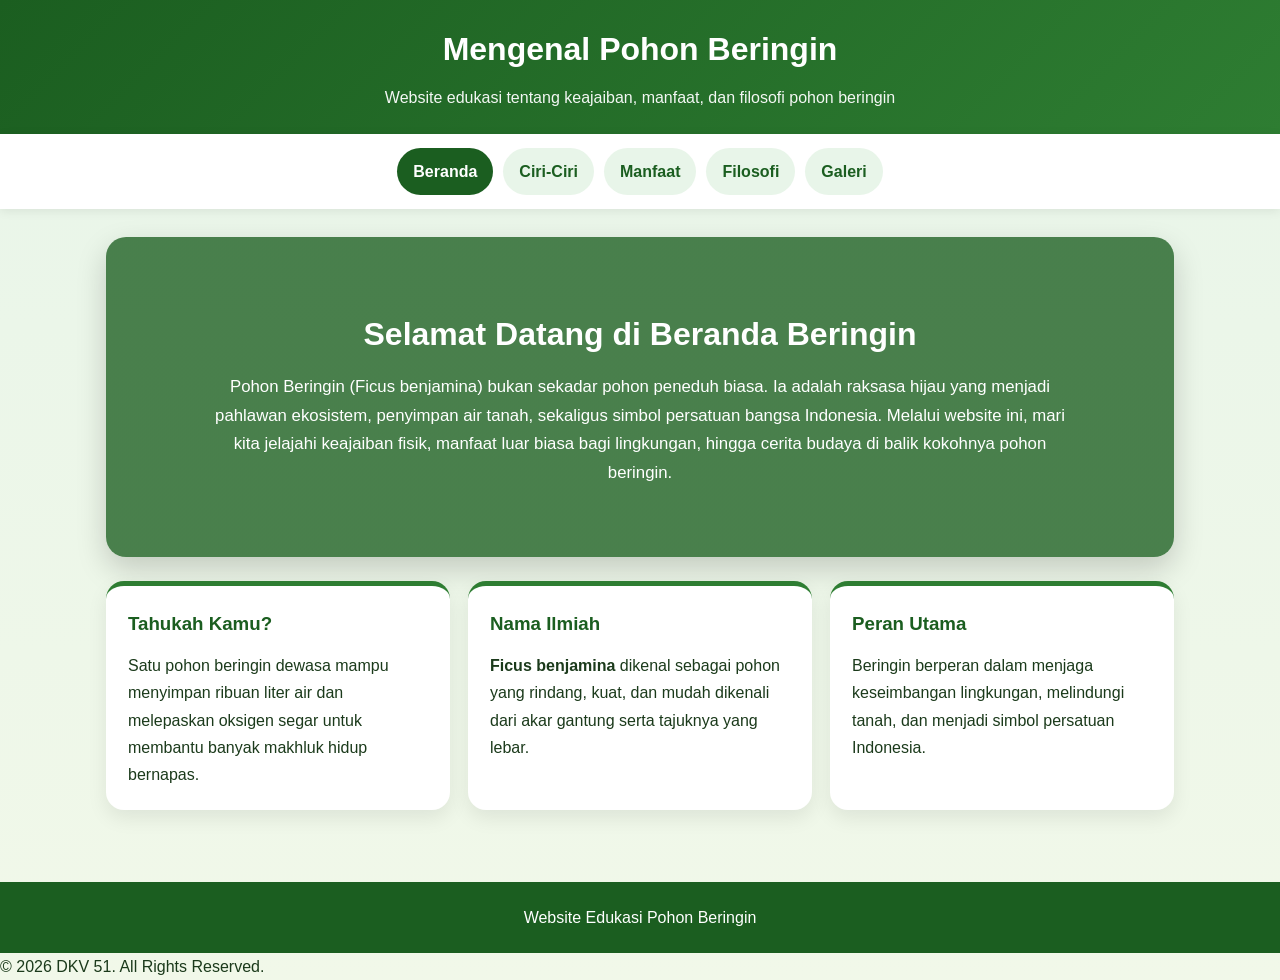
<file: index.html>
<!DOCTYPE html>
<html lang="id">
<head>
  <meta charset="UTF-8" />
  <meta name="viewport" content="width=device-width, initial-scale=1.0" />
  <title>Mengenal Pohon Beringin - Beranda</title>
  <link rel="icon" type="image/png" href="https://www.smkn2wonosari.sch.id/media_library/images/2ea0367269a128e0875057e90101837e.png">
  <link rel="stylesheet" href="style.css" />
</head>
<body>
  <header>
    <h1>Mengenal Pohon Beringin</h1>
    <p>Website edukasi tentang keajaiban, manfaat, dan filosofi pohon beringin</p>
  </header>

  <nav>
    <a class="active" href="index.html">Beranda</a>
    <a href="ciri-ciri.html">Ciri-Ciri</a>
    <a href="manfaat.html">Manfaat</a>
    <a href="filosofi.html">Filosofi</a>
    <a href="galeri.html">Galeri</a>
  </nav>

  <div class="container">
    <section class="hero">
      <h2>Selamat Datang di Beranda Beringin</h2>
      <p>
        Pohon Beringin (Ficus benjamina) bukan sekadar pohon peneduh biasa.
        Ia adalah raksasa hijau yang menjadi pahlawan ekosistem, penyimpan air tanah,
        sekaligus simbol persatuan bangsa Indonesia. Melalui website ini, mari kita
        jelajahi keajaiban fisik, manfaat luar biasa bagi lingkungan, hingga cerita
        budaya di balik kokohnya pohon beringin.
      </p>
    </section>

    <div class="card-grid">
      <div class="card">
        <h3>Tahukah Kamu?</h3>
        <p>Satu pohon beringin dewasa mampu menyimpan ribuan liter air dan melepaskan oksigen segar untuk membantu banyak makhluk hidup bernapas.</p>
      </div>
      <div class="card">
        <h3>Nama Ilmiah</h3>
        <p><strong>Ficus benjamina</strong> dikenal sebagai pohon yang rindang, kuat, dan mudah dikenali dari akar gantung serta tajuknya yang lebar.</p>
      </div>
      <div class="card">
        <h3>Peran Utama</h3>
        <p>Beringin berperan dalam menjaga keseimbangan lingkungan, melindungi tanah, dan menjadi simbol persatuan Indonesia.</p>
      </div>
    </div>
  </div>

  <div class="footer">
    <p>Website Edukasi Pohon Beringin</p>
  </div>
  <footer class="credit-footer">
        <p>© 2026 DKV 51. All Rights Reserved.</p>
    </footer>
</body>
</html>
</file>
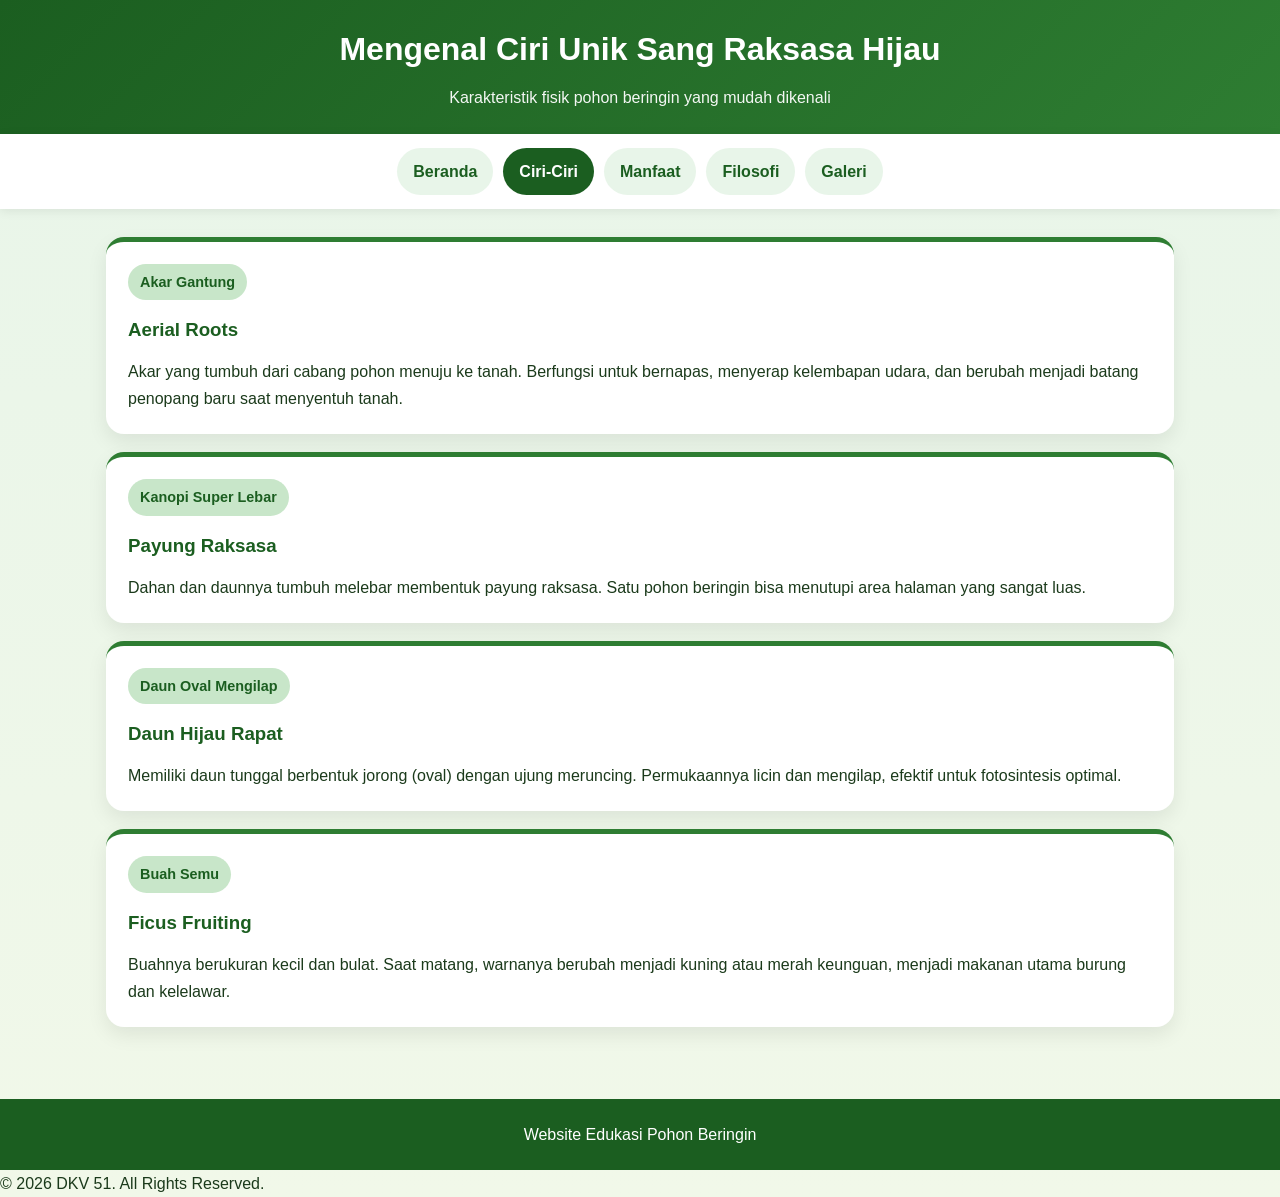
<file: ciri-ciri.html>
<!DOCTYPE html>
<html lang="id">
<head>
  <meta charset="UTF-8" />
  <meta name="viewport" content="width=device-width, initial-scale=1.0" />
  <title>Pohon Beringin - Ciri-Ciri</title>
  <link rel="icon" type="image/png" href="https://www.smkn2wonosari.sch.id/media_library/images/2ea0367269a128e0875057e90101837e.png">
  <link rel="stylesheet" href="style.css" />
</head>
<body>
  <header>
    <h1>Mengenal Ciri Unik Sang Raksasa Hijau</h1>
    <p>Karakteristik fisik pohon beringin yang mudah dikenali</p>
  </header>

  <nav>
    <a href="index.html">Beranda</a>
    <a class="active" href="ciri-ciri.html">Ciri-Ciri</a>
    <a href="manfaat.html">Manfaat</a>
    <a href="filosofi.html">Filosofi</a>
    <a href="galeri.html">Galeri</a>
  </nav>

  <div class="container">
    <div class="card">
      <span class="badge">Akar Gantung</span>
      <h3>Aerial Roots</h3>
      <p>Akar yang tumbuh dari cabang pohon menuju ke tanah. Berfungsi untuk bernapas, menyerap kelembapan udara, dan berubah menjadi batang penopang baru saat menyentuh tanah.</p>
    </div>

    <div class="card" style="margin-top: 18px;">
      <span class="badge">Kanopi Super Lebar</span>
      <h3>Payung Raksasa</h3>
      <p>Dahan dan daunnya tumbuh melebar membentuk payung raksasa. Satu pohon beringin bisa menutupi area halaman yang sangat luas.</p>
    </div>

    <div class="card" style="margin-top: 18px;">
      <span class="badge">Daun Oval Mengilap</span>
      <h3>Daun Hijau Rapat</h3>
      <p>Memiliki daun tunggal berbentuk jorong (oval) dengan ujung meruncing. Permukaannya licin dan mengilap, efektif untuk fotosintesis optimal.</p>
    </div>

    <div class="card" style="margin-top: 18px;">
      <span class="badge">Buah Semu</span>
      <h3>Ficus Fruiting</h3>
      <p>Buahnya berukuran kecil dan bulat. Saat matang, warnanya berubah menjadi kuning atau merah keunguan, menjadi makanan utama burung dan kelelawar.</p>
    </div>
  </div>

  <div class="footer">
    <p>Website Edukasi Pohon Beringin</p>
  </div>
  <footer class="credit-footer">
        <p>© 2026 DKV 51. All Rights Reserved.</p>
    </footer>
</body>
</html>
</file>
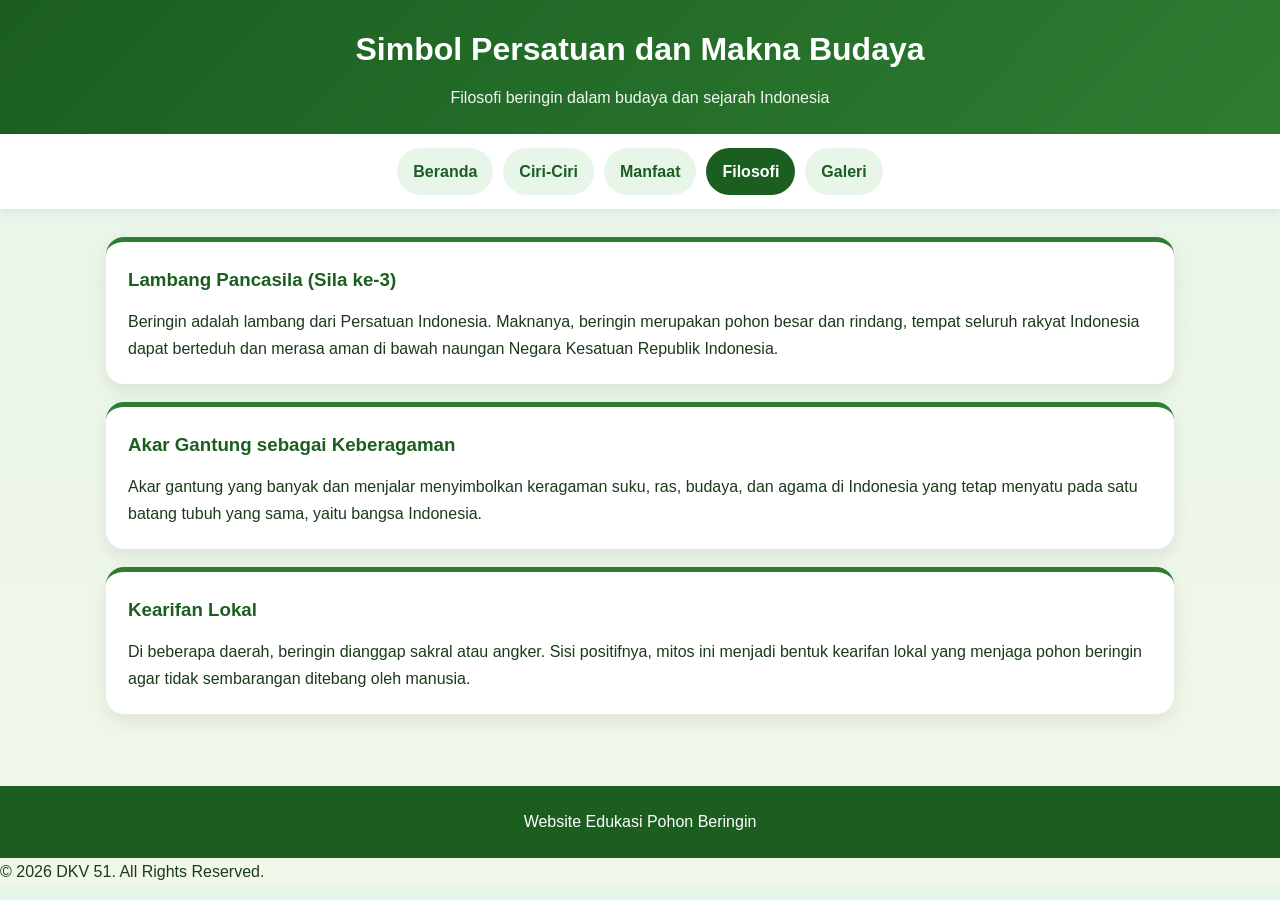
<file: filosofi.html>
<!DOCTYPE html>
<html lang="id">
<head>
  <meta charset="UTF-8" />
  <meta name="viewport" content="width=device-width, initial-scale=1.0" />
  <title>Pohon Beringin - Filosofi</title>
  <link rel="icon" type="image/png" href="https://www.smkn2wonosari.sch.id/media_library/images/2ea0367269a128e0875057e90101837e.png">
  <link rel="stylesheet" href="style.css" />
</head>
<body>
  <header>
    <h1>Simbol Persatuan dan Makna Budaya</h1>
    <p>Filosofi beringin dalam budaya dan sejarah Indonesia</p>
  </header>

  <nav>
    <a href="index.html">Beranda</a>
    <a href="ciri-ciri.html">Ciri-Ciri</a>
    <a href="manfaat.html">Manfaat</a>
    <a class="active" href="filosofi.html">Filosofi</a>
    <a href="galeri.html">Galeri</a>
  </nav>

  <div class="container">
    <div class="card">
      <h3>Lambang Pancasila (Sila ke-3)</h3>
      <p>Beringin adalah lambang dari Persatuan Indonesia. Maknanya, beringin merupakan pohon besar dan rindang, tempat seluruh rakyat Indonesia dapat berteduh dan merasa aman di bawah naungan Negara Kesatuan Republik Indonesia.</p>
    </div>

    <div class="card" style="margin-top: 18px;">
      <h3>Akar Gantung sebagai Keberagaman</h3>
      <p>Akar gantung yang banyak dan menjalar menyimbolkan keragaman suku, ras, budaya, dan agama di Indonesia yang tetap menyatu pada satu batang tubuh yang sama, yaitu bangsa Indonesia.</p>
    </div>

    <div class="card" style="margin-top: 18px;">
      <h3>Kearifan Lokal</h3>
      <p>Di beberapa daerah, beringin dianggap sakral atau angker. Sisi positifnya, mitos ini menjadi bentuk kearifan lokal yang menjaga pohon beringin agar tidak sembarangan ditebang oleh manusia.</p>
    </div>
  </div>

  <div class="footer">
    <p>Website Edukasi Pohon Beringin</p>
  </div>
  <footer class="credit-footer">
        <p>© 2026 DKV 51. All Rights Reserved.</p>
    </footer>
</body>
</html>
</file>
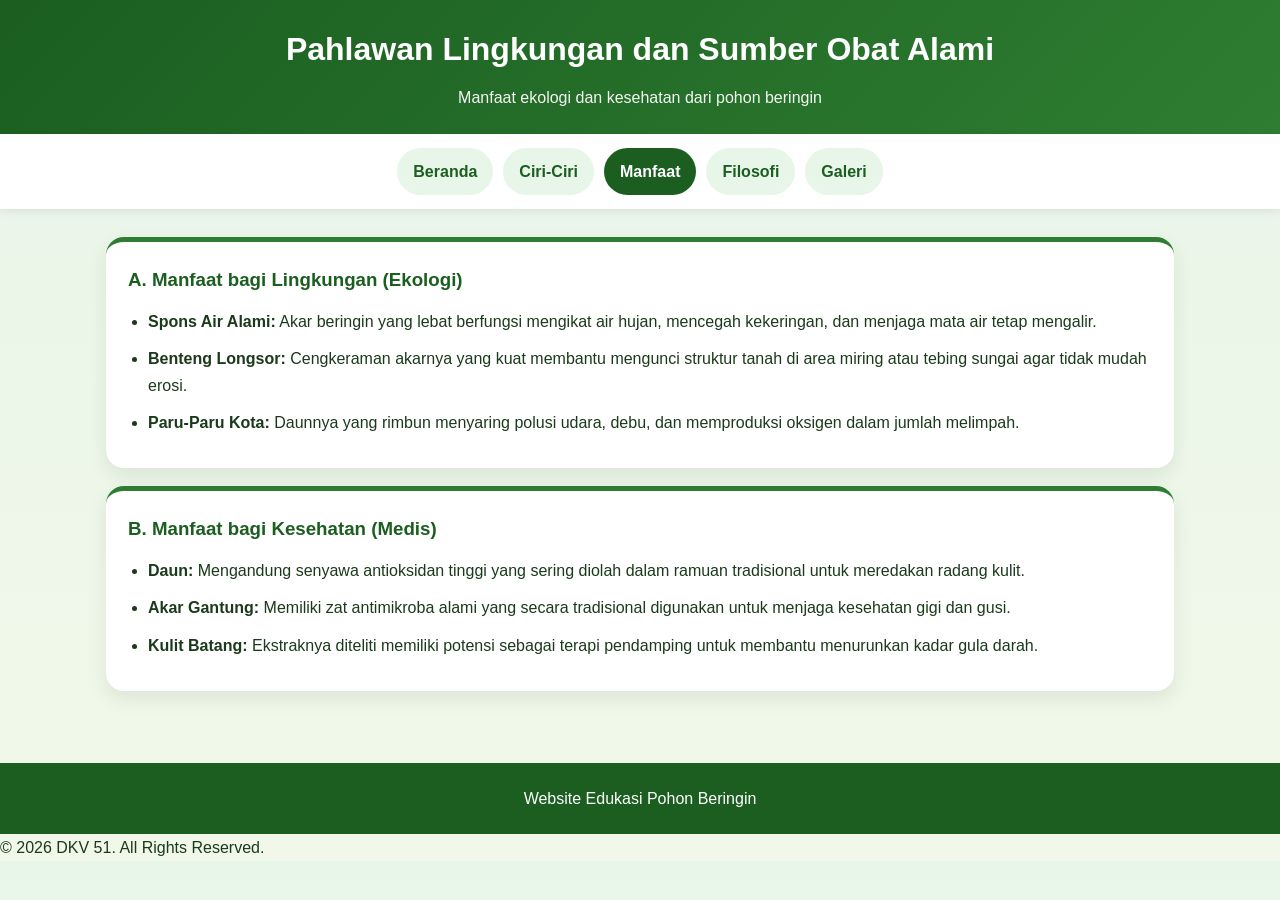
<file: manfaat.html>
<!DOCTYPE html>
<html lang="id">
<head>
  <meta charset="UTF-8" />
  <meta name="viewport" content="width=device-width, initial-scale=1.0" />
  <title>Pohon Beringin - Manfaat</title>
  <link rel="icon" type="image/png" href="https://www.smkn2wonosari.sch.id/media_library/images/2ea0367269a128e0875057e90101837e.png">
  <link rel="stylesheet" href="style.css" />
</head>
<body>
  <header>
    <h1>Pahlawan Lingkungan dan Sumber Obat Alami</h1>
    <p>Manfaat ekologi dan kesehatan dari pohon beringin</p>
  </header>

  <nav>
    <a href="index.html">Beranda</a>
    <a href="ciri-ciri.html">Ciri-Ciri</a>
    <a class="active" href="manfaat.html">Manfaat</a>
    <a href="filosofi.html">Filosofi</a>
    <a href="galeri.html">Galeri</a>
  </nav>

  <div class="container">
    <div class="card">
      <h3>A. Manfaat bagi Lingkungan (Ekologi)</h3>
      <ul>
        <li><strong>Spons Air Alami:</strong> Akar beringin yang lebat berfungsi mengikat air hujan, mencegah kekeringan, dan menjaga mata air tetap mengalir.</li>
        <li><strong>Benteng Longsor:</strong> Cengkeraman akarnya yang kuat membantu mengunci struktur tanah di area miring atau tebing sungai agar tidak mudah erosi.</li>
        <li><strong>Paru-Paru Kota:</strong> Daunnya yang rimbun menyaring polusi udara, debu, dan memproduksi oksigen dalam jumlah melimpah.</li>
      </ul>
    </div>

    <div class="card" style="margin-top: 18px;">
      <h3>B. Manfaat bagi Kesehatan (Medis)</h3>
      <ul>
        <li><strong>Daun:</strong> Mengandung senyawa antioksidan tinggi yang sering diolah dalam ramuan tradisional untuk meredakan radang kulit.</li>
        <li><strong>Akar Gantung:</strong> Memiliki zat antimikroba alami yang secara tradisional digunakan untuk menjaga kesehatan gigi dan gusi.</li>
        <li><strong>Kulit Batang:</strong> Ekstraknya diteliti memiliki potensi sebagai terapi pendamping untuk membantu menurunkan kadar gula darah.</li>
      </ul>
    </div>
  </div>

  <div class="footer">
    <p>Website Edukasi Pohon Beringin</p>
  </div>
  <footer class="credit-footer">
        <p>© 2026 DKV 51. All Rights Reserved.</p>
    </footer>
</body>
</html>
</file>
<file: style.css>
* {
  margin: 0;
  padding: 0;
  box-sizing: border-box;
  font-family: 'Segoe UI', Tahoma, Geneva, Verdana, sans-serif;
}

body {
  background: linear-gradient(180deg, #e8f5e9 0%, #f1f8e9 100%);
  color: #1b3a1b;
  line-height: 1.7;
}

header {
  background: linear-gradient(135deg, #1b5e20, #2e7d32);
  color: white;
  padding: 22px 16px;
  text-align: center;
  box-shadow: 0 4px 18px rgba(0,0,0,0.15);
}

header h1 {
  font-size: 2rem;
  margin-bottom: 8px;
}

header p {
  opacity: 0.95;
}

nav {
  background: #ffffff;
  display: flex;
  justify-content: center;
  flex-wrap: wrap;
  gap: 10px;
  padding: 14px 12px;
  position: sticky;
  top: 0;
  z-index: 1000;
  box-shadow: 0 2px 10px rgba(0,0,0,0.08);
}

nav a {
  text-decoration: none;
  color: #1b5e20;
  font-weight: 700;
  padding: 10px 16px;
  border-radius: 999px;
  transition: 0.3s;
  background: #e8f5e9;
}

nav a:hover,
nav a.active {
  background: #1b5e20;
  color: white;
}

.container {
  max-width: 1100px;
  margin: 28px auto;
  padding: 0 16px 40px;
}

.hero {
  background: linear-gradient(rgba(27,94,32,0.78), rgba(27,94,32,0.78)),
    url('https://images.unsplash.com/photo-1448375240586-882707db888b?auto=format&fit=crop&w=1400&q=80');
  background-size: cover;
  background-position: center;
  color: white;
  border-radius: 20px;
  padding: 70px 28px;
  text-align: center;
  box-shadow: 0 12px 30px rgba(0,0,0,0.18);
}

.hero h2 {
  font-size: 2rem;
  margin-bottom: 12px;
}

.hero p {
  max-width: 850px;
  margin: 0 auto;
  font-size: 1.05rem;
}

.card-grid {
  display: grid;
  grid-template-columns: repeat(auto-fit, minmax(250px, 1fr));
  gap: 18px;
  margin-top: 24px;
}

.card {
  background: white;
  border-radius: 18px;
  padding: 22px;
  box-shadow: 0 8px 20px rgba(0,0,0,0.08);
  border-top: 5px solid #2e7d32;
}

.card h3 {
  color: #1b5e20;
  margin-bottom: 12px;
}

.section-title {
  margin: 34px 0 16px;
  font-size: 1.6rem;
  color: #1b5e20;
}

ul {
  padding-left: 20px;
}

li {
  margin-bottom: 10px;
}

.badge {
  display: inline-block;
  background: #c8e6c9;
  color: #1b5e20;
  padding: 6px 12px;
  border-radius: 999px;
  font-size: 0.9rem;
  font-weight: 700;
  margin-bottom: 14px;
}

.info-box {
  background: #f7fff7;
  border-left: 5px solid #43a047;
  padding: 18px;
  border-radius: 14px;
  margin-top: 16px;
}

.footer {
  text-align: center;
  padding: 22px 14px;
  background: #1b5e20;
  color: white;
  margin-top: 32px;
}

.gallery {
  display: grid;
  grid-template-columns: repeat(auto-fit, minmax(220px, 1fr));
  gap: 16px;
}

.gallery-item {
  background: white;
  border-radius: 18px;
  overflow: hidden;
  box-shadow: 0 8px 18px rgba(0,0,0,0.08);
}

.gallery-item img {
  width: 100%;
  height: 180px;
  object-fit: cover;
}

.gallery-item p {
  padding: 14px;
}

@media (max-width: 600px) {
  header h1 {
    font-size: 1.5rem;
  }

  .hero {
    padding: 50px 18px;
  }

  .hero h2 {
    font-size: 1.5rem;
  }
 .credit-footer {
    position: fixed; 
    bottom: 0; 
    left: 0;
    width: 100%; 
    border-top: 3px solid #f1f6eb; 
    background-color: #f1f6eb; 
    padding: 15px 0; 
    text-align: center;
    color: #1a4314;
    z-index: 999; 
}
}
</file>
